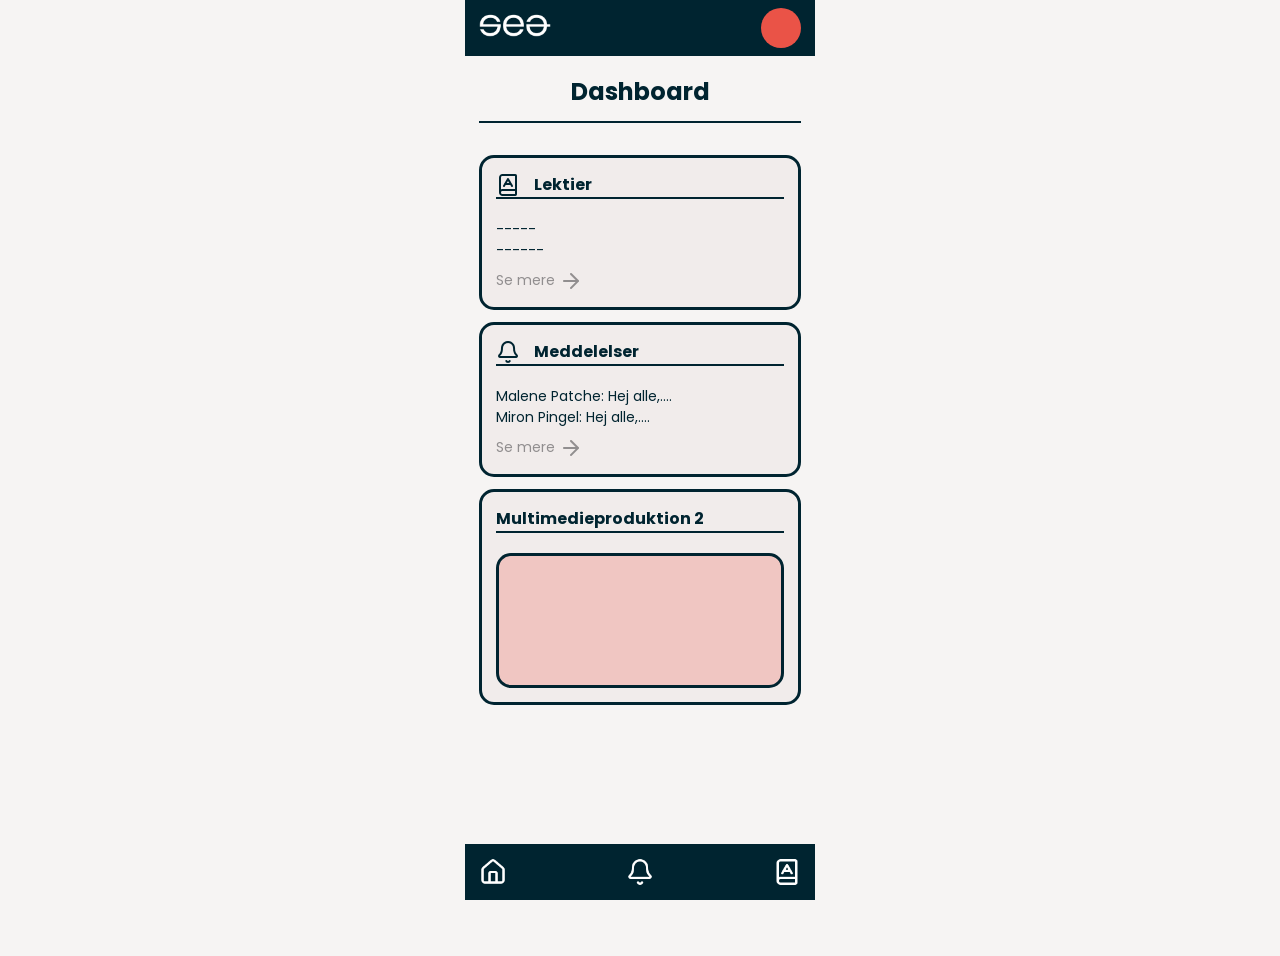
<file: index.html>
<!DOCTYPE html>
<html lang="en">

<head>
    <script type='text/javascript' src=></script>
    <meta charset="UTF-8" />
    <meta name="viewport" content="width=device-width, initial-scale=1.0" />
    <title>Vue starter</title>
    <link rel="preconnect" href="https://fonts.googleapis.com">
    <link rel="preconnect" href="https://fonts.gstatic.com" crossorigin>
    <link
        href="https://fonts.googleapis.com/css2?family=Exo:ital,wght@0,100..900;1,100..900&family=Poppins:wght@400;500;600;700&display=swap"
        rel="stylesheet">
    <link rel="stylesheet" href="style.css">
</head>

<body>
    <div id="app">
        <header>
            <div>
                <a href="index.html"> <img id="logo" src="seaLogo.png" alt=""></a>
            </div>

            <div class="userID"></div>
        </header>

        <section class="body">
            <section id="dashboard">
                <h1>Dashboard</h1>
                <div class="line"></div>
                <article class="dash">
                    <section class="headline">
                        <h2><img id="icon" src="bookIcon.png" alt=""> Lektier</h2>
                        <div class="line"></div>
                    </section>
                    <article>
                        <article class="indent">
                            <p>-----</p>
                            <p>------</p>
                        </article>
                        <p class="grayText">Se mere <img id="icon" src="moreArrow.png" alt=""></p>
                    </article>
                </article>
                <article class="dash">
                    <section class="headline">
                        <h2><img id="icon" src="bellIcon.png" alt=""> Meddelelser</h2>
                        <div class="line"></div>
                    </section>
                    <article>
                        <article class="indent">
                            <p>Malene Patche: Hej alle,....</p>
                            <p>Miron Pingel: Hej alle,....</p>
                        </article>
                        <p class="grayText">Se mere <img id="icon" src="moreArrow.png" alt=""></p>
                    </article>
                </article>
                <article class="dash">
                    <a href="course-overview.html">
                        <section class="headline">
                            <h2> Multimedieproduktion 2</h2>
                            <div class="line"></div>
                        </section>
                        <div id="coverImage"></div>
                    </a>

                </article>
            </section>
        </section>

        <footer>
            <a href="index.html"> <img id="Bigicon" src="homebtn.png" alt="Home"> </a>
            <a href="#"> <img id="Bigicon" src="messagebtn.png" alt="Beskeder"></a>
            <a href="#"> <img id="Bigicon" src="homeworkbtn.png" alt="Lektier"></a>
        </footer>
    </div>



</body>

</html>
</file>
<file: style.css>
:root {
    --searød: #EA5347;
    --dybblå: #002430;
    --petrol: #3C7D87;
    --dybblå25: #918E8F;
    --ler25: rgba(227, 163, 159, 0.25);
    --sand25: rgba(222, 212, 210, 0.25);
    --sea25: rgb(234, 83, 71, 0.25);
    --mintgrøn25: rgba(151, 218, 186, 0.25);
    --hvid: #fff;
}

* {
  box-sizing: border-box;
}

body {
    background-color: var(--sand25);
    margin: 0px;
    margin-bottom: 12vh;
}

#app {
    width: 100%;
    max-width: 350px;
    min-height: 100vh;
    margin: 0 auto;
}

.body {
    display: block;
    margin: 40px;
    scrollbar-width: none;
    -ms-overflow-style: none;
}

.body::-webkit-scrollbar {
    display: none;
}

h1,
h2,
h3,
h6,
p,
a,
input,
button {
    font-family: "Poppins";
    color: var(--dybblå);
}

h1 {
    font-size: 64px;
    margin: 0;
    font-weight: 700;
    text-align: center;
}

h2 {
    font-size: 40px;
    margin: 0;
    font-weight: 700;
    display: flex;
    flex-direction: row;
    gap: 40px;
}

h3 {
    font-size: 36px;
    margin: 0;
    font-weight: 700;
}

h6 {
    font-size: 96px;
    margin: 0;
    font-weight: 900;
    color: var(--petrol);
}

.grayText {
    color: var(--dybblå25);
}

p {
    font-size: 36px;
    margin: 0;
    font-weight: 400;
}

a {
    text-decoration: none;
}

header,
footer {
    background-color: var(--dybblå);
    height: 10vh;
    display: flex;
    justify-content: space-between;
    align-items: center;
    padding: 1vw 80px;
    width: 100%;
}

header {
    position: sticky;
    top: 0;
    z-index: 10;
}

footer {
    position: fixed;
    bottom: 0px;
    margin-right: auto;
    margin-left: auto;
    left: 50%;
    transform: translateX(-50%);
    width: 350px;
    max-width: 100%;
}

#logo {
    height: 60px;
}

.userID {
    background-color: var(--searød);
    height: 7vh;
    width: 7vh;
    border-radius: 100px;
}

#dashboard {
    display: flex;
    flex-direction: column;
    gap: 2vw;
}

.dash {
    background-color: var(--sand25);
    border: 3px solid var(--dybblå);
    border-radius: 15px;
    padding: 2vw 4vw;
}

.indent {
    margin: 2vw 0    2vw 8vw;
}

.buttonHeader {
    display: flex;
    flex-direction: column;
    gap: 2vw;
}

.searchFilter {
    display: flex;
    justify-content: space-between;
    gap: 4vw;
}
input::placeholder{
  color: var(--hvid);
}

.button {
    display: flex;
    justify-content: start;
    gap: 2vw;
    padding: 1vw 4vw;
    border: 5px solid var(--dybblå);
    border-radius: 15px;
    color: var(--hvid);
    background-color: var(--petrol);
    width: 50%;
    font-size: 36px;
}

#coverImage {
    height: 15vh;
    width: 100%;
    background-color: var(--sea25);
    border: 3px solid var(--dybblå);
    border-radius: 15px;
}

.header {
    margin-bottom: 20px;
}

.line {
    width: 100%;
    height: 2px;
    background-color: var(--dybblå);
    margin-bottom: 20px;
}

.goBack {
    display: flex;
    justify-content: start;
    gap: 2vw;
    padding: 1vw 4vw;
    width: 30%;
    background-color: var(--sand25);
    border-radius: 15px;
    color: var(--dybblå);
    margin-bottom: 20px;
    font-size: 36px;
    border: 5px solid var(--dybblå);
}

.all {
    display: flex;
    flex-direction: column-reverse;
    width: 100%;
}

.allWeeks {
    display: flex;
    background-color: var(--sand25);
    border-radius: 76.5px;
    padding: 1.5vw;
    height: fit-content;
    gap: 5vw;
    padding-right: 5vw;
    margin: 20px 0 20px 0;
}

.circle,
.currentcircle {
    border: 8px solid var(--petrol);
    border-radius: 100px;
    width: 175px;
    height: 175px;
    display: flex;
    justify-content: center;
    align-items: center;
}

.currentcircle {
    border: 8px solid var(--searød);
}

#icon {
    height: 48px;
    align-self: center;
    vertical-align: middle;
}

#Bigicon {
    height: 64px;
}

.colour {
    color: var(--searød);
}

.allDays {
    background-color: var(--ler25);
    border-radius: 15px;
    padding: 2.5vw 5vw;
    margin: 20px 0 20px 0;
}

.dayHeader {
    display: flex;
    justify-content: space-between;
}

.dayTitles {
    padding-left: 2vw;
}

.days {
    display: grid;
    grid-template-columns: auto auto auto;
    grid-template-rows: auto auto;
}

.daysArrow {
    grid-column: 3;
    grid-row: 2;
    justify-self: center;
}

.lesson {
    background-color: var(--sand25);
    border-radius: 15px;
    padding: 2.5vw 5vw;
    margin: 20px 0 20px 0;
}

@media screen {
    html,
    body {
        overflow: hidden;
    }

    body {
        margin-bottom: 56px;
    }

    header,
    footer {
        height: 56px;
        padding: 6px 14px;
    }

    #logo {
        height: 24px;
    }

    .userID {
        width: 40px;
        height: 40px;
    }

    footer a {
        display: flex;
        align-items: center;
        justify-content: center;
    }

    .body {
        margin: 18px 14px;
        height: calc(100dvh - 112px);
        overflow-y: auto;
    }

    h1 {
        font-size: 24px;
    }

    h2 {
        font-size: 16px;
        gap: 14px;
    }

    h3,
    p {
        font-size: 14px;
    }

    h6 {
        font-size: 40px;
    }

    #dashboard {
        gap: 12px;
    }

    .dash {
        padding: 14px;
    }

    .indent {
        margin: 8px 0;
    }

    .buttonHeader,
    .searchFilter {
        gap: 8px;
    }

    .button {
        gap: 8px;
        padding: 4px 14px;
        border-width: 2px;
        border-radius: 6px;
        font-size: 14px;
    }

    .goBack {
        gap: 8px;
        padding: 4px 14px;
        border-width: 2px;
        border-radius: 6px;
        margin-bottom: 10px;
        font-size: 14px;
        width: fit-content;
    }

    .allWeeks {
        border-radius: 40px;
        padding: 8px;
        gap: 14px;
        padding-right: 14px;
        margin: 10px 0;
    }

    .circle,
    .currentcircle {
        border-width: 3px;
        width: 64px;
        height: 64px;
    }

    .allWeeks > article {
        min-width: 0;
        flex: 1;
    }

    .allWeeks h3 {
        font-size: 13px;
    }

    #icon {
        height: 24px;
    }

    #Bigicon {
        height: 28px;
    }

    .allDays,
    .lesson {
        padding: 14px;
        margin: 10px 0;
    }

    .dayTitles {
        padding-left: 8px;
    }

    .days {
        grid-template-columns: repeat(3, minmax(0, 1fr));
    }
}

@media screen and (max-width: 600px) {
    html,
    body {
        width: 100%;
        overflow-x: hidden;
    }

    header {
        position: fixed;
        top: 0;
        z-index: 10;
        left: 0;
    }

    body {
        margin-bottom: 0;
    }

    #app {
        width: 100%;
        max-width: none;
        min-height: 100dvh;
        padding-top: 56px;
    }

    footer {
        width: 100%;
        max-width: none;
    }
}
</file>
